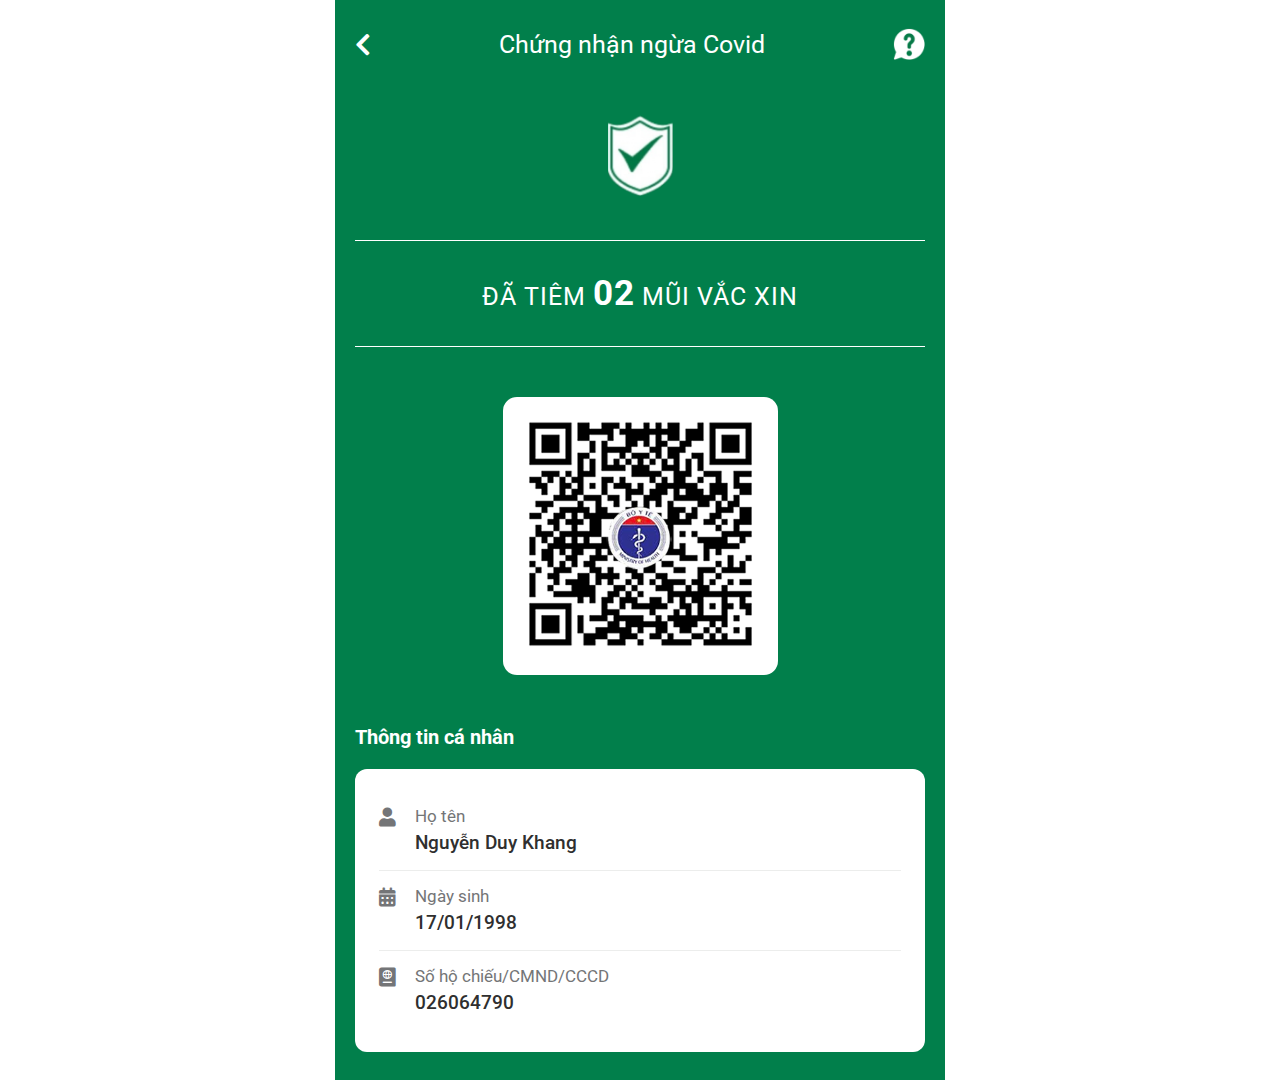
<file: index.html>
<!DOCTYPE html>
<html lang="en">
  <head>
    <meta charset="UTF-8" />
    <meta http-equiv="X-UA-Compatible" content="IE=edge" />
    <meta name="viewport" content="width=device-width, initial-scale=1.0" />
    <link rel="icon" href="image/favicon.ico" type="image/gif" sizes="16x16">
    <link rel="stylesheet" href="style.css" />
    <link rel="stylesheet" href="fontawesome-free-5.15.2-web/css/all.min.css" />
    <link rel="preconnect" href="https://fonts.googleapis.com" />
    <link rel="preconnect" href="https://fonts.gstatic.com" crossorigin />
    <link
      href="https://fonts.googleapis.com/css2?family=Nunito+Sans:ital@1&family=Roboto:wght@400;500;700;900&display=swap"
      rel="stylesheet"
    />
    <title>Chứng nhận ngừa Covid</title>
  </head>
  <body>
    <div class="app">
      <div class="app-top">
        <i class="app-top__icon fas fa-chevron-left"></i>
        <h2 class="app-top__heading">Chứng nhận ngừa Covid</h2>
        <img src="image/question.png" alt="" class="app-top__question" />
      </div>

      <div class="app-center">
        <img class="app-center__shield" src="image/khien.png" alt="" />
        <h1 class="app-center__title">Đã tiêm <span>02</span> mũi vắc xin</h1>
        <div class="app-center__qr">
          <img src="image/logo-qr-2.png" alt="" class="app-center__qr-image" />
        </div>
      </div>

      <div class="app-bottom">
        <h2 class="app-bottom__title">Thông tin cá nhân</h2>
        <form action="" class="app-bottom__form">
          <div class="app-bottom__form-items">
            <i class="fas fa-user"></i>
            <div class="app-bottom__main">
              <p title="text-first">Họ tên</p>
              <p title="text-last">Nguyễn Duy Khang</p>
            </div>
          </div>
          <div class="app-bottom__form-items">
            <i class="fas fa-calendar-alt"></i>
            <div class="app-bottom__main">
              <p title="text-first">Ngày sinh</p>
              <p title="text-last">17/01/1998</p>
            </div>
          </div>
          <div class="app-bottom__form-items">
            <i class="fas fa-passport"></i>
            <div class="app-bottom__main">
              <p title="text-first">Số hộ chiếu/CMND/CCCD</p>
              <p title="text-last">026064790</p>
            </div>
          </div>

        </form>
      </div>
    </div>
  </body>
</html>
</file>
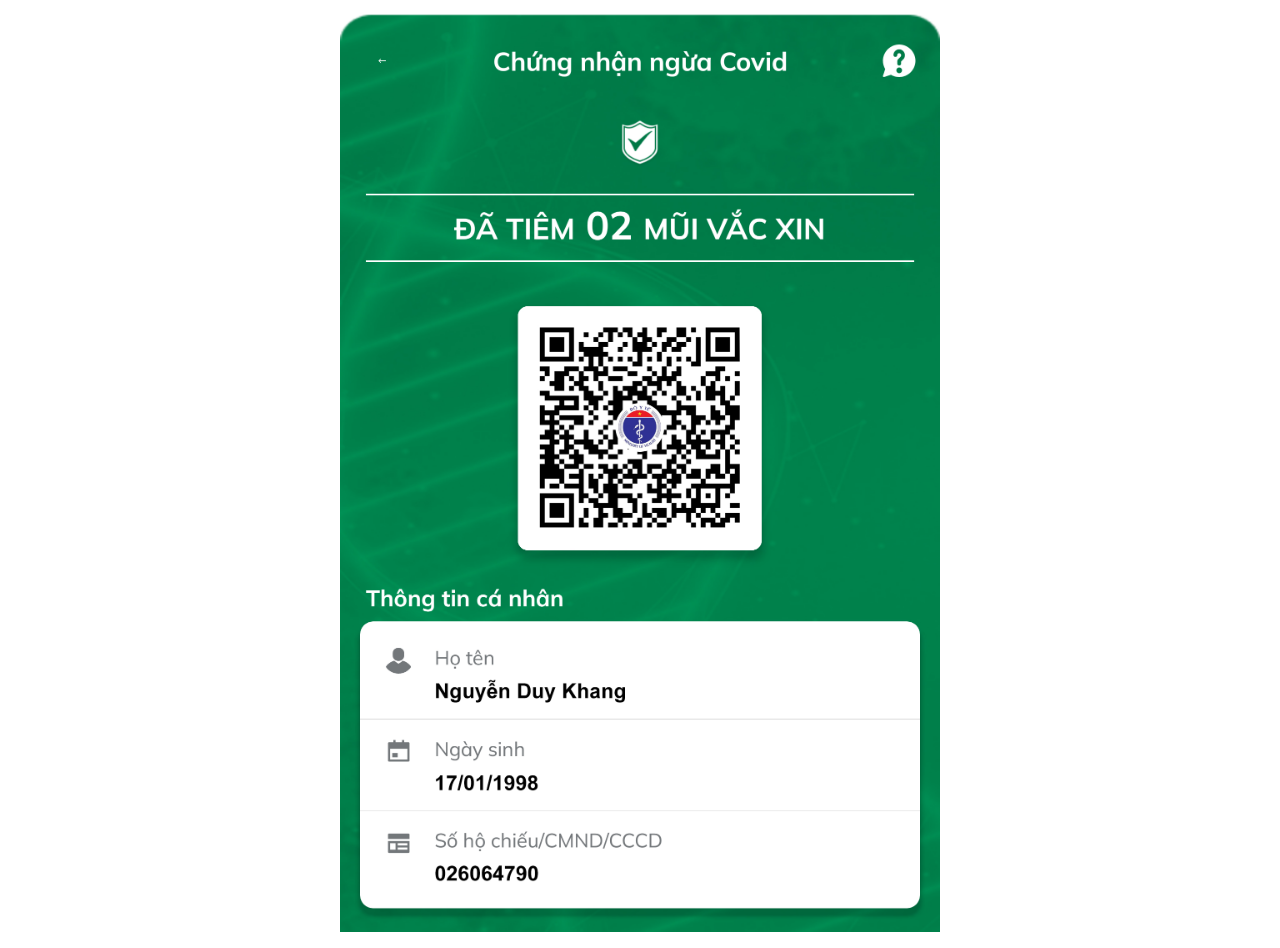
<file: index2.html>
<!DOCTYPE html>
<html lang="en">
<head>
    <meta charset="UTF-8">
    <meta http-equiv="X-UA-Compatible" content="IE=edge">
    <meta name="viewport" content="width=device-width, initial-scale=1.0">
    <title>Chứng nhận ngừa Covid</title>
    <style>
        body {
            padding: 4px;
        }
        div {
            margin: auto;
            max-width: 600px;
        }
        img {
            width: 100%;
            height: 100%;
        }
    </style>
</head>
<body>
    <div>
        <img src="image/ok-last.jpg" alt="">
    </div>
</body>
</html>
</file>
<file: style.css>
* {
  padding: 0;
  margin: 0;
  box-sizing: border-box;
}

body {
  font-family: "Roboto", sans-serif;
  display: flex;
  justify-content: center;
  align-items: center;
}
.app {
  background-color: #017f4b;
  padding: 28px 20px 28px;
  color: white;
  max-width: 610px;
  width: 100%;
}
.app-top {
  display: flex;
  justify-content: space-between;
  align-items: center;
}
.app-top__icon {
  font-size: 25px;
}
.app-top__heading {
  font-size: 25px;
  font-weight: 400;
}
.app-top__question {
  width: 32px;
}
.app-center {
  text-align: center;
  padding-top: 55px;
}
.app-center__icon {
  font-size: 40px;
}
.app-center__shield {
  width: 65px;
}
.app-center__title {
  border: 1px solid #fff;
  border-right: 0;
  border-left: 0;
  padding: 32px 0;
  margin-top: 40px;
  text-transform: uppercase;
  font-size: 25px;
  font-weight: 400;
  letter-spacing: 1px;
}
.app-center__title span {
  font-weight: bold;
  font-size: 35px;
}
.app-center__qr {
  background-color: #fff;
  border-radius: 14px;
  max-width: 275px;
  height: auto;
  margin: 50px auto;
  position: relative;
  padding: 24px;
}
.app-center__qr-image {
  width: 100%;
  height: 100%;
}
.app-center__qr-logo {
  position: absolute;
  left: 50%;
  top: 50%;
  transform: translate(-50%, -50%);
  width: 65px;
  border-radius: 100%;
  position: relative;
}
.app-bottom {
  margin-top: 40px;
}
.app-bottom__title {
  color: #fff;
  font-size: 20px;
  margin-bottom: 20px;
}
.app-bottom__form {
  background-color: white;
  border-radius: 12px;
  padding: 22px 24px;
  animation: ease-in 0.2s infinite;
}
.app-bottom__form-items {
  padding: 16px 0;
  display: flex;
}
.app-bottom__form-items:nth-child(2) {
  border: 1px solid #ecedec;
  border-left: 0;
  border-right: 0;
}
.app-bottom__form-items i {
  color: #747577;
  padding-right: 19px;
  font-size: 19px;
}
.app-bottom__main-input {
  border: none;
  outline: none;
  font-family: unset;
  width: 80%;
}
.app-bottom__main-input::placeholder {
  font-size: 16.5px;
}
.app-bottom__main {
  display: flex;
  flex-direction: column;
}
[title*="first"] {
  font-size: 16.5px;
  color: #747577;
  word-break: break-all;
}
[title*="last"] {
  color: #2f2f2f;
  font-size: 18.8px;
  margin-top: 6px;
  font-weight: 500;
}
@media only screen and (max-width: 424px) {
  .app-top__heading {
    font-size: 22px;
  }
  .app-top__icon {
    font-size: 22px;
  }
  .app-top__question {
    width: 28px;
  }
  .app-center__title {
    font-size: 20px;
  }
  .app-center__title span {
    font-size: 32px;
  }
  .app-center__shield {
    width: 55px;
  }
}
@media only screen and (max-width: 374px) {
  .app-top__heading {
    font-size: 16px;
  }
  .app-center__title {
    font-size: 16px;
  }
  .app-center__title span {
    font-size: 28px;
  }
}










#wpdcom .wpd-comment .wpd-comment-right {
  background-color: #f5f5f7;
  padding: 5px 15px;
  border-radius: 17px;
}
</file>
